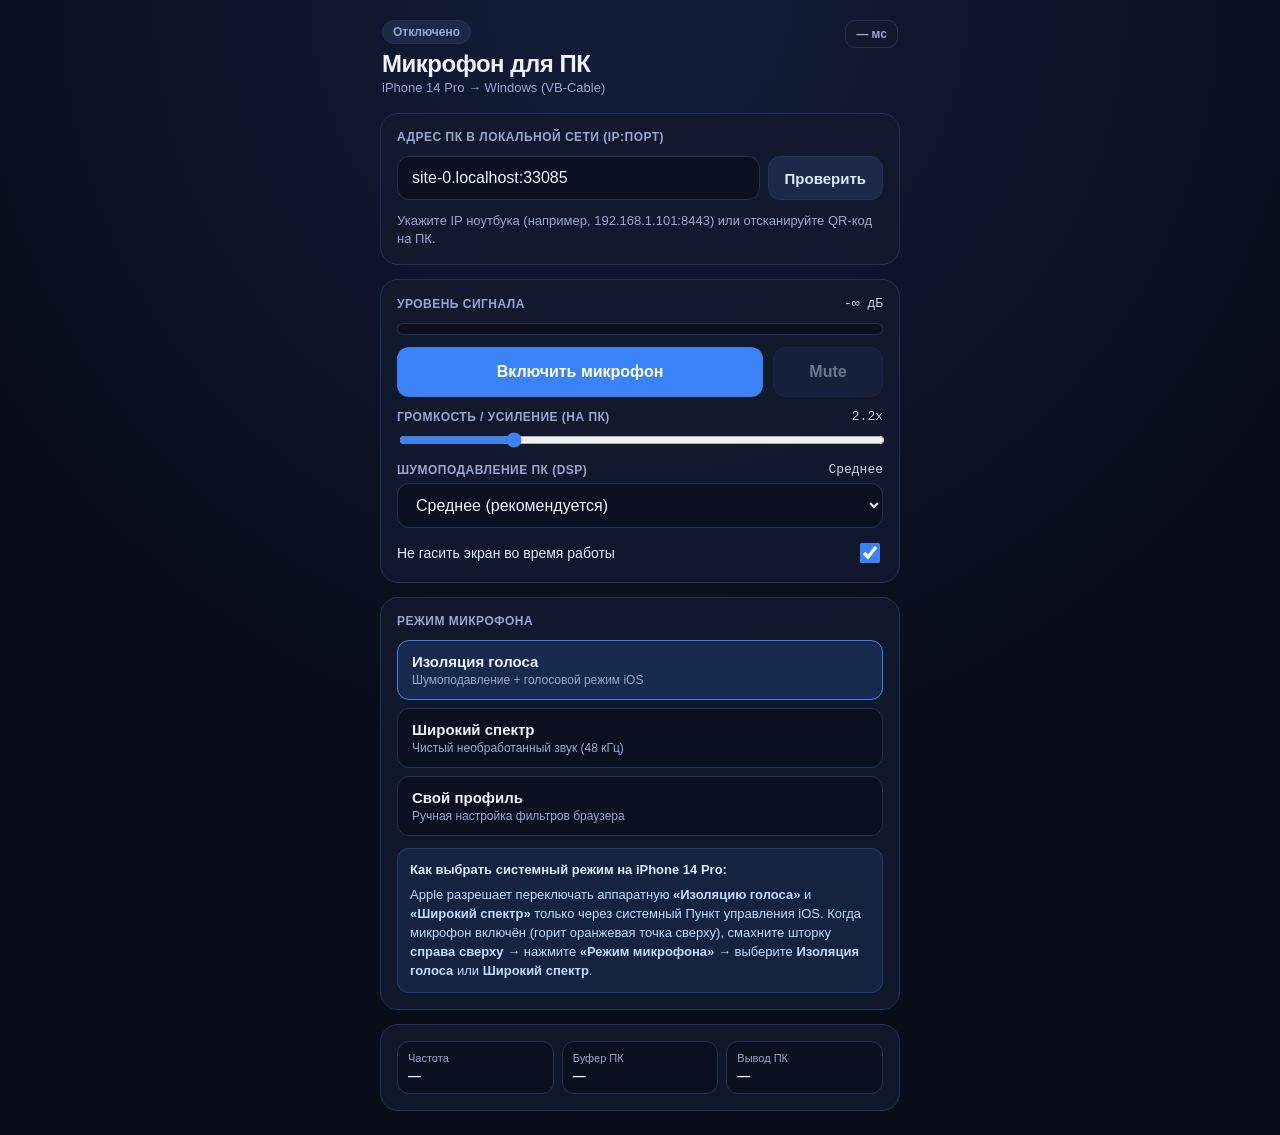
<file: docs/index.html>
<!doctype html>
<html lang="ru">
<head>
  <meta charset="utf-8" />
  <meta name="viewport" content="width=device-width, initial-scale=1, viewport-fit=cover, maximum-scale=1" />
  <meta name="apple-mobile-web-app-capable" content="yes" />
  <meta name="apple-mobile-web-app-status-bar-style" content="black-translucent" />
  <meta name="theme-color" content="#090d1a" />
  <title>iPhone 14 Pro → ПК Микрофон</title>
  <link rel="icon" href="./favicon.ico" />
  <link rel="apple-touch-icon" href="./apple-touch-icon.png" />
  <link rel="manifest" href="./manifest.json" />
  <link rel="stylesheet" href="./style.css" />
</head>
<body>
  <main class="container">
    <header class="header">
      <div>
        <div class="badge" id="statusBadge">Отключено</div>
        <h1>Микрофон для ПК</h1>
        <p class="subtitle">iPhone 14 Pro → Windows (VB-Cable)</p>
      </div>
      <div class="ping-pill" id="pingPill">— мс</div>
    </header>

    <section class="card">
      <label class="field-label" for="hostInput">Адрес ПК в локальной сети (IP:порт)</label>
      <div class="host-row">
        <input id="hostInput" type="text" inputmode="url" placeholder="192.168.1.101:8443" autocomplete="off" />
        <button id="checkHostBtn" class="btn secondary" type="button">Проверить</button>
      </div>
      <div id="trustBanner" class="notice hidden">
        <strong>Нужно разово доверить сертификат ПК:</strong>
        <p>Нажмите кнопку ниже → в Safari выберите «Показать подробности» → «Посетить этот веб-сайт» (или установите профиль CA один раз навсегда).</p>
        <div class="notice-actions">
          <a id="trustLink" class="btn primary small" href="#" target="_blank" rel="noopener">1. Доверить в Safari</a>
          <a id="caLink" class="btn secondary small" href="#" target="_blank" rel="noopener">Скачать CA-профиль</a>
        </div>
      </div>
      <div id="hostStatusText" class="hint">Укажите IP ноутбука (например, 192.168.1.101:8443) или отсканируйте QR-код на ПК.</div>
    </section>

    <section class="card">
      <div class="meter-header">
        <span class="field-label">Уровень сигнала</span>
        <span id="dbText" class="mono">-∞ дБ</span>
      </div>
      <div class="meter-track">
        <div id="meterFill" class="meter-fill"></div>
      </div>

      <div class="main-actions">
        <button id="toggleMicBtn" class="btn primary large" type="button">Включить микрофон</button>
        <button id="muteBtn" class="btn secondary large" type="button" disabled>Mute</button>
      </div>

      <div class="slider-block">
        <div class="meter-header">
          <span class="field-label">Громкость / Усиление (на ПК)</span>
          <span id="gainValue" class="mono">2.2x</span>
        </div>
        <input id="gainRange" type="range" min="0.5" max="8.0" step="0.1" value="2.2" />
      </div>

      <div class="slider-block">
        <div class="meter-header">
          <span class="field-label">Шумоподавление ПК (DSP)</span>
          <span id="pcNoiseLabel" class="mono">Среднее</span>
        </div>
        <select id="pcNoiseSelect">
          <option value="off">Выкл</option>
          <option value="low">Лёгкое</option>
          <option value="medium" selected>Среднее (рекомендуется)</option>
          <option value="high">Сильное</option>
        </select>
      </div>

      <div class="toggle-row">
        <label class="switch-label" for="wakeLockToggle">Не гасить экран во время работы</label>
        <input id="wakeLockToggle" type="checkbox" checked />
      </div>
    </section>

    <section class="card">
      <div class="field-label">Режим микрофона</div>
      <div class="mode-grid" id="modeGrid">
        <button type="button" class="mode-btn active" data-mode="voice">
          <span class="mode-title">Изоляция голоса</span>
          <span class="mode-desc">Шумоподавление + голосовой режим iOS</span>
        </button>
        <button type="button" class="mode-btn" data-mode="wide">
          <span class="mode-title">Широкий спектр</span>
          <span class="mode-desc">Чистый необработанный звук (48 кГц)</span>
        </button>
        <button type="button" class="mode-btn" data-mode="custom">
          <span class="mode-title">Свой профиль</span>
          <span class="mode-desc">Ручная настройка фильтров браузера</span>
        </button>
      </div>

      <div id="customControls" class="custom-controls hidden">
        <label class="toggle-row">
          <span>Эхоподавление (Echo Cancellation)</span>
          <input id="ecToggle" type="checkbox" checked />
        </label>
        <label class="toggle-row">
          <span>Шумоподавление (Noise Suppression)</span>
          <input id="nsToggle" type="checkbox" checked />
        </label>
        <label class="toggle-row">
          <span>Автоусиление (Auto Gain)</span>
          <input id="agcToggle" type="checkbox" checked />
        </label>
      </div>

      <div id="micPickerWrap" class="mic-picker hidden">
        <label class="field-label" for="micSelect">Входное устройство на iPhone</label>
        <select id="micSelect"></select>
      </div>

      <div class="ios-tip">
        <strong>Как выбрать системный режим на iPhone 14 Pro:</strong>
        <p>
          Apple разрешает переключать аппаратную <b>«Изоляцию голоса»</b> и <b>«Широкий спектр»</b> только через системный Пункт управления iOS.
          Когда микрофон включён (горит оранжевая точка сверху), смахните шторку <b>справа сверху</b> → нажмите <b>«Режим микрофона»</b> → выберите <b>Изоляция голоса</b> или <b>Широкий спектр</b>.
        </p>
      </div>
    </section>

    <section class="card telemetry">
      <div class="tel-item"><span>Частота</span><strong id="telRate">—</strong></div>
      <div class="tel-item"><span>Буфер ПК</span><strong id="telBuffer">—</strong></div>
      <div class="tel-item"><span>Вывод ПК</span><strong id="telDevice">—</strong></div>
    </section>
  </main>

  <script src="./app.js"></script>
</body>
</html>
</file>
<file: docs/style.css>
:root {
  --bg: #090d1a;
  --card: #12192e;
  --border: #253154;
  --text: #eef2ff;
  --muted: #98a6cf;
  --accent: #3b82f6;
  --accent-hover: #2563eb;
  --green: #22c55e;
  --red: #ef4444;
  --amber: #f59e0b;
}

* {
  box-sizing: border-box;
  -webkit-tap-highlight-color: transparent;
}

body {
  margin: 0;
  font-family: -apple-system, BlinkMacSystemFont, "SF Pro Text", "Segoe UI", Roboto, sans-serif;
  background: radial-gradient(circle at top, #131d3a 0%, var(--bg) 60%);
  color: var(--text);
  min-height: 100vh;
  padding: max(16px, env(safe-area-inset-top)) 14px max(24px, env(safe-area-inset-bottom));
}

.container {
  max-width: 520px;
  margin: 0 auto;
  display: flex;
  flex-direction: column;
  gap: 14px;
}

.header {
  display: flex;
  justify-content: space-between;
  align-items: flex-start;
  gap: 12px;
  padding: 4px 2px;
}

h1 {
  margin: 6px 0 2px;
  font-size: 24px;
  letter-spacing: -0.02em;
}

.subtitle {
  margin: 0;
  color: var(--muted);
  font-size: 13px;
}

.badge {
  display: inline-flex;
  align-items: center;
  gap: 6px;
  padding: 4px 10px;
  border-radius: 999px;
  font-size: 12px;
  font-weight: 600;
  background: #1d2747;
  color: var(--muted);
  border: 1px solid var(--border);
}

.badge.live {
  background: rgba(34, 197, 94, 0.16);
  color: #86efac;
  border-color: rgba(34, 197, 94, 0.4);
}

.badge.muted {
  background: rgba(245, 158, 11, 0.16);
  color: #fcd34d;
  border-color: rgba(245, 158, 11, 0.4);
}

.badge.error {
  background: rgba(239, 68, 68, 0.16);
  color: #fca5a5;
  border-color: rgba(239, 68, 68, 0.4);
}

.ping-pill {
  font-size: 12px;
  font-weight: 600;
  padding: 6px 10px;
  border-radius: 10px;
  background: var(--card);
  border: 1px solid var(--border);
  color: var(--muted);
  white-space: nowrap;
}

.card {
  background: rgba(18, 25, 46, 0.92);
  border: 1px solid var(--border);
  border-radius: 18px;
  padding: 16px;
  display: flex;
  flex-direction: column;
  gap: 12px;
}

.field-label {
  font-size: 12px;
  font-weight: 600;
  text-transform: uppercase;
  letter-spacing: 0.04em;
  color: var(--muted);
}

.host-row {
  display: flex;
  gap: 8px;
}

input[type="text"],
select {
  width: 100%;
  background: #0b1020;
  border: 1px solid var(--border);
  color: var(--text);
  border-radius: 12px;
  padding: 12px 14px;
  font-size: 16px;
  outline: none;
}

input[type="text"]:focus,
select:focus {
  border-color: var(--accent);
}

.btn {
  border: none;
  border-radius: 12px;
  font-weight: 600;
  font-size: 15px;
  padding: 12px 16px;
  cursor: pointer;
  text-decoration: none;
  text-align: center;
  transition: transform 0.08s ease, background 0.15s ease;
}

.btn:active {
  transform: scale(0.98);
}

.btn:disabled {
  opacity: 0.45;
  cursor: not-allowed;
}

.btn.primary {
  background: var(--accent);
  color: #fff;
}

.btn.primary.stop {
  background: var(--red);
}

.btn.secondary {
  background: #1e294a;
  color: #dbeafe;
  border: 1px solid var(--border);
}

.btn.secondary.active-mute {
  background: rgba(245, 158, 11, 0.25);
  border-color: var(--amber);
  color: #fde68a;
}

.btn.large {
  padding: 15px 18px;
  font-size: 16px;
  flex: 1;
}

.btn.small {
  padding: 10px 12px;
  font-size: 13px;
  flex: 1;
}

.main-actions {
  display: flex;
  gap: 10px;
}

#muteBtn {
  flex: 0 0 110px;
}

.hint {
  font-size: 13px;
  color: var(--muted);
  line-height: 1.4;
}

.notice {
  background: rgba(245, 158, 11, 0.12);
  border: 1px solid rgba(245, 158, 11, 0.35);
  border-radius: 12px;
  padding: 12px;
  font-size: 13px;
  line-height: 1.45;
}

.notice p {
  margin: 6px 0 10px;
  color: #fde68a;
}

.notice-actions {
  display: flex;
  gap: 8px;
}

.hidden {
  display: none !important;
}

.meter-header {
  display: flex;
  justify-content: space-between;
  align-items: center;
}

.mono {
  font-family: ui-monospace, SFMono-Regular, Menlo, monospace;
  font-size: 13px;
  color: #cbd5e1;
}

.meter-track {
  height: 12px;
  background: #0b1020;
  border-radius: 999px;
  overflow: hidden;
  border: 1px solid var(--border);
}

.meter-fill {
  height: 100%;
  width: 0%;
  background: linear-gradient(90deg, #22c55e 0%, #eab308 75%, #ef4444 100%);
  transition: width 0.05s linear;
}

.slider-block {
  display: flex;
  flex-direction: column;
  gap: 6px;
}

input[type="range"] {
  width: 100%;
  accent-color: var(--accent);
}

.toggle-row {
  display: flex;
  justify-content: space-between;
  align-items: center;
  gap: 12px;
  font-size: 14px;
  color: #dbeafe;
}

.toggle-row input[type="checkbox"] {
  width: 20px;
  height: 20px;
  accent-color: var(--accent);
}

.mode-grid {
  display: grid;
  grid-template-columns: 1fr;
  gap: 8px;
}

.mode-btn {
  text-align: left;
  background: #0b1020;
  border: 1px solid var(--border);
  border-radius: 12px;
  padding: 12px 14px;
  color: var(--text);
  display: flex;
  flex-direction: column;
  gap: 3px;
  cursor: pointer;
}

.mode-btn.active {
  background: rgba(59, 130, 246, 0.16);
  border-color: var(--accent);
}

.mode-title {
  font-weight: 600;
  font-size: 15px;
}

.mode-desc {
  font-size: 12px;
  color: var(--muted);
}

.custom-controls {
  display: flex;
  flex-direction: column;
  gap: 10px;
  padding-top: 4px;
}

.ios-tip {
  background: rgba(59, 130, 246, 0.1);
  border: 1px solid rgba(59, 130, 246, 0.28);
  border-radius: 12px;
  padding: 12px;
  font-size: 13px;
  line-height: 1.45;
  color: #dbeafe;
}

.ios-tip p {
  margin: 6px 0 0;
  color: #bfdbfe;
}

.telemetry {
  display: grid;
  grid-template-columns: repeat(3, 1fr);
  gap: 8px;
}

.tel-item {
  background: #0b1020;
  border: 1px solid var(--border);
  border-radius: 12px;
  padding: 10px;
  display: flex;
  flex-direction: column;
  gap: 4px;
}

.tel-item span {
  font-size: 11px;
  color: var(--muted);
}

.tel-item strong {
  font-size: 13px;
  word-break: break-word;
}
</file>
